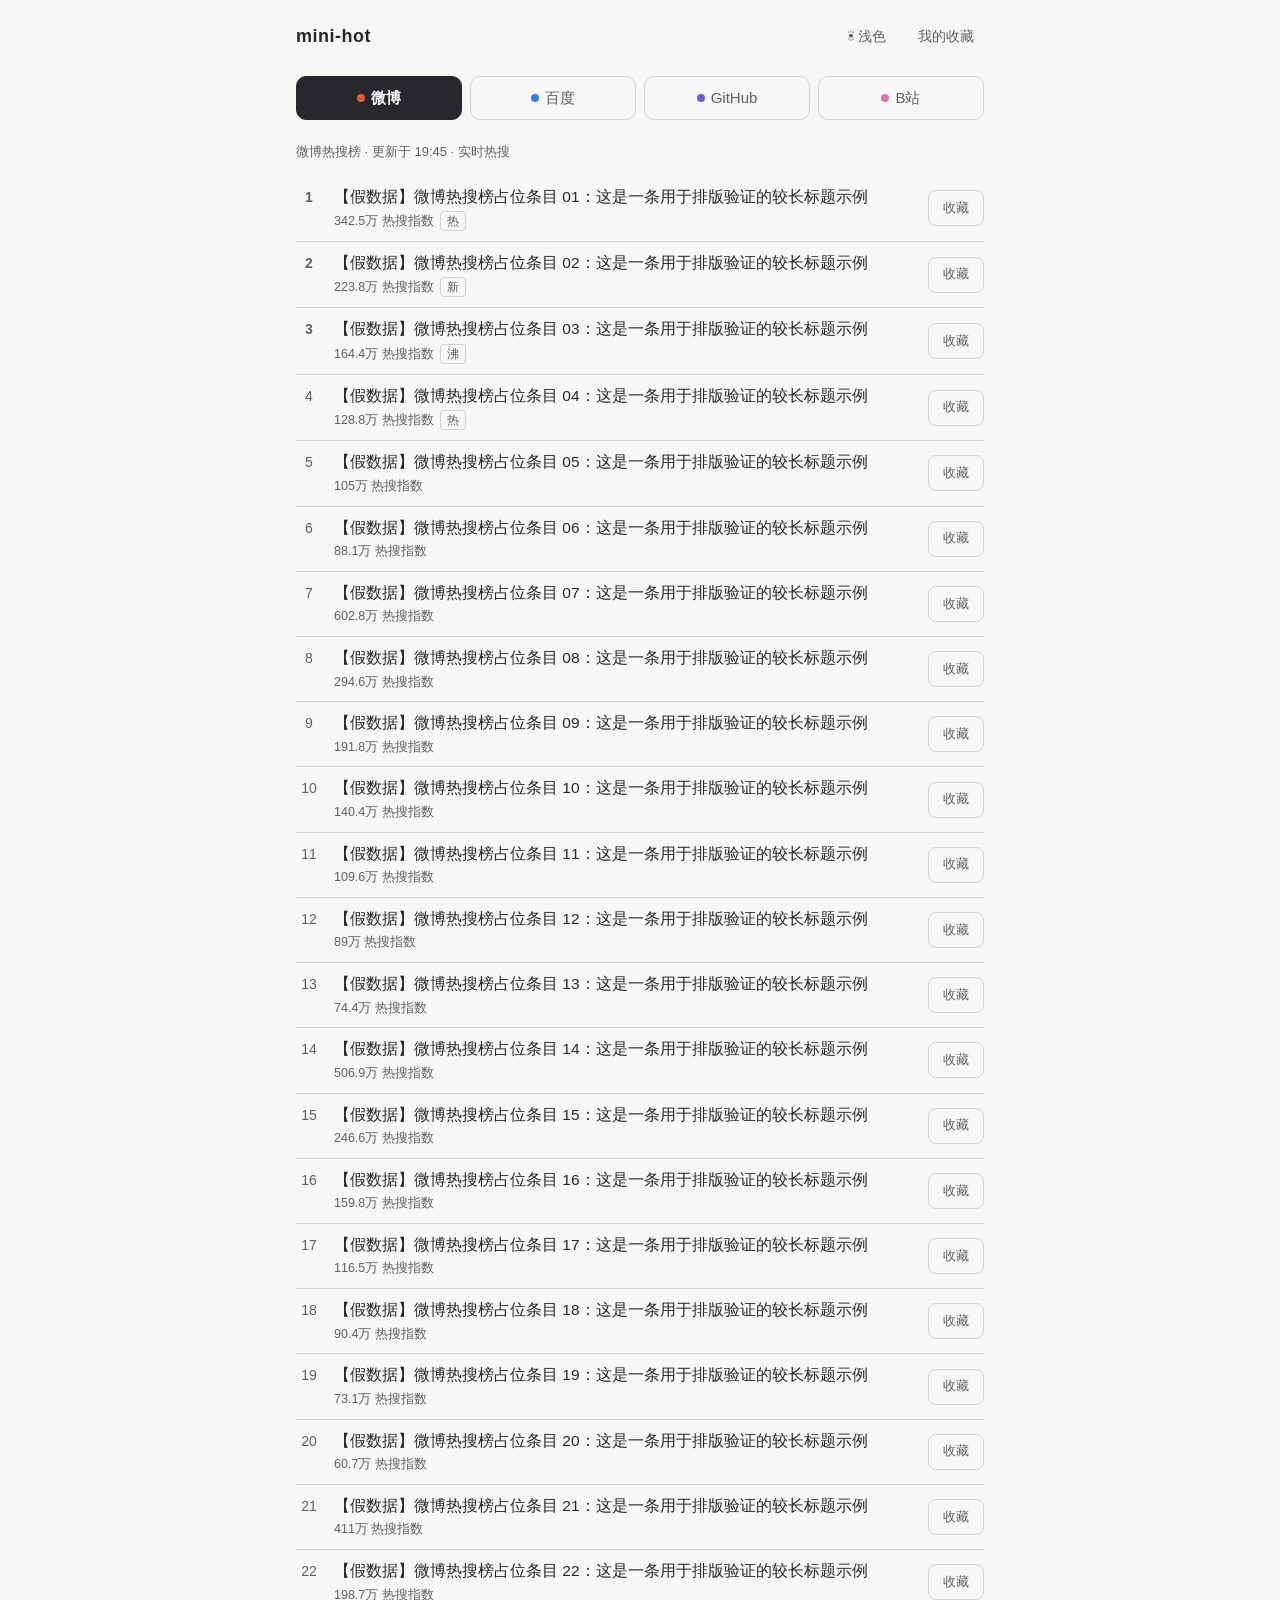
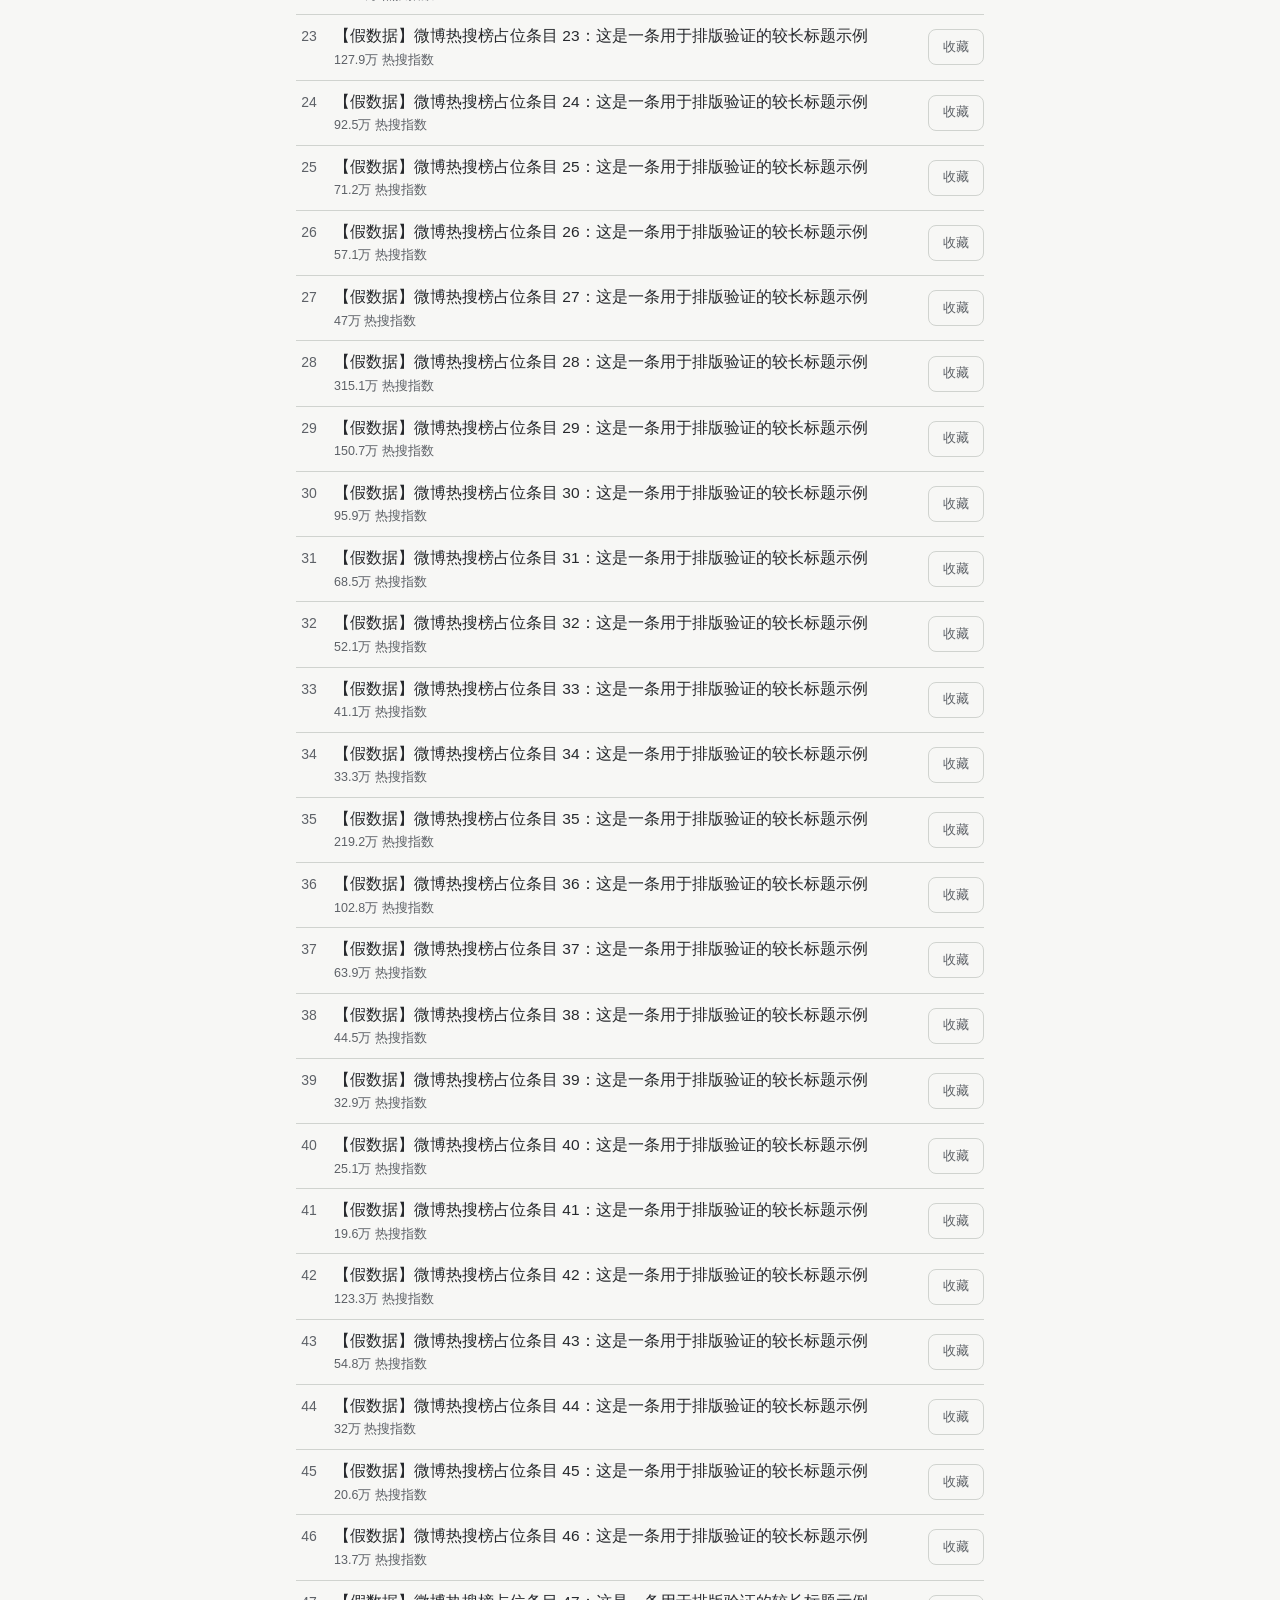
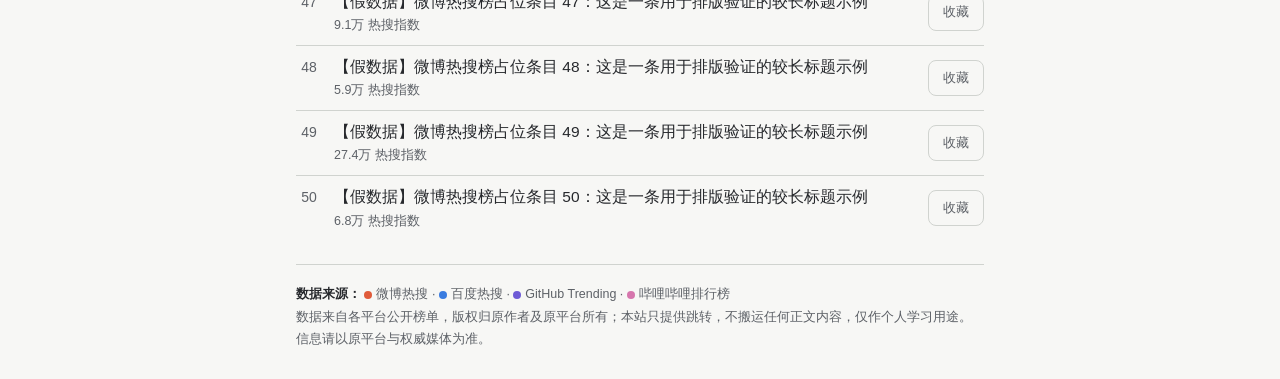
<file: index.html>
<!DOCTYPE html>
<html lang="zh-CN">
<head>
  <meta charset="UTF-8">
  <meta name="viewport" content="width=device-width, initial-scale=1.0">
  <title>mini-hot · 迷你聚合热搜</title>
  <meta name="description" content="迷你聚合热搜（mini-hot）：一个页面看微博、百度、GitHub、B站今天大家都在看什么，点标题跳回原平台。">
  <link rel="stylesheet" href="./css/base.css">
  <script>
    // 主题预置：首帧渲染前就定好深浅（手动记忆 > 系统偏好 > 浅色），
    // 避免页面打开时先闪一下错误配色（PRD M1/M4/M9）
    (function () {
      var t = null;
      try { t = localStorage.getItem("minihot.theme"); } catch (e) { /* 安静降级 */ }
      if (t !== "dark" && t !== "light") {
        try {
          t = window.matchMedia("(prefers-color-scheme: dark)").matches ? "dark" : "light";
        } catch (e) { t = "light"; }
      }
      document.documentElement.setAttribute("data-theme", t);
    })();
  </script>
</head>
<body>
  <!-- 页面结构对应 PRD §6.1：
       顶部（站名 + 主题切换 + 我的收藏）
       → 来源 Tab 栏 → 时效说明 → 榜单列表 → 页脚声明
       星空背景为第 4 周视觉打磨内容，本步以纯色底占位 -->

  <div class="page">

    <!-- 顶部 -->
    <header class="topbar">
      <span class="site-name">mini-hot</span>
      <span class="spacer"></span>
      <!-- 主题切换按钮：骨架期仅占位，第 6 步 theme.js 接管 -->
      <button type="button" class="topbar-btn" id="theme-toggle" aria-label="切换深浅模式">☾ 深色</button>
      <!-- 我的收藏入口：第 5 步已接管（点击切换收藏视图） -->
      <button type="button" class="topbar-btn" id="favorites-toggle" aria-pressed="false">我的收藏</button>
    </header>

    <!-- 来源 Tab 栏：4 个 Tab 等宽，手机不折行（PRD §6.2）。
         默认选中微博；切换逻辑第 3~4 步接管，本步为静态选中态 -->
    <nav class="tabs" role="tablist" aria-label="榜单来源">
      <button type="button" class="tab tab-weibo" role="tab" aria-selected="true"  data-source="weibo">微博</button>
      <button type="button" class="tab tab-baidu" role="tab" aria-selected="false" data-source="baidu">百度</button>
      <button type="button" class="tab tab-github" role="tab" aria-selected="false" data-source="github">GitHub</button>
      <button type="button" class="tab tab-bilibili" role="tab" aria-selected="false" data-source="bilibili">B站</button>
    </nav>

    <!-- 时效说明：第 3 步接入数据后由 JS 填充 -->
    <p class="meta-line" id="meta-line">更新于 --:--</p>

    <!-- 榜单列表区 -->
    <main class="list-area" id="list-area">
      <p class="empty-hint">榜单数据将在下一步接入</p>
    </main>

    <!-- 页脚声明（PRD F4：4 个来源名称 + 免责，全部常驻可见） -->
    <footer class="footer">
      <p><strong>数据来源：</strong>
        <span class="source-dots" style="background: var(--source-weibo);"></span>微博热搜 ·
        <span class="source-dots" style="background: var(--source-baidu);"></span>百度热搜 ·
        <span class="source-dots" style="background: var(--source-github);"></span>GitHub Trending ·
        <span class="source-dots" style="background: var(--source-bilibili);"></span>哔哩哔哩排行榜
      </p>
      <p>数据来自各平台公开榜单，版权归原作者及原平台所有；本站只提供跳转，不搬运任何正文内容，仅作个人学习用途。信息请以原平台与权威媒体为准。</p>
    </footer>

  </div>

  <!-- 脚本按依赖顺序加载：theme（主题）→ api（取数）→ favorites（存储）→ components（可复用条目组件）→ render（渲染）→ main（编排） -->
  <script src="./js/theme.js" defer></script>
  <script src="./js/api.js" defer></script>
  <script src="./js/favorites.js" defer></script>
  <script src="./js/components.js" defer></script>
  <script src="./js/render.js" defer></script>
  <script src="./js/main.js" defer></script>
</body>
</html>
</file>
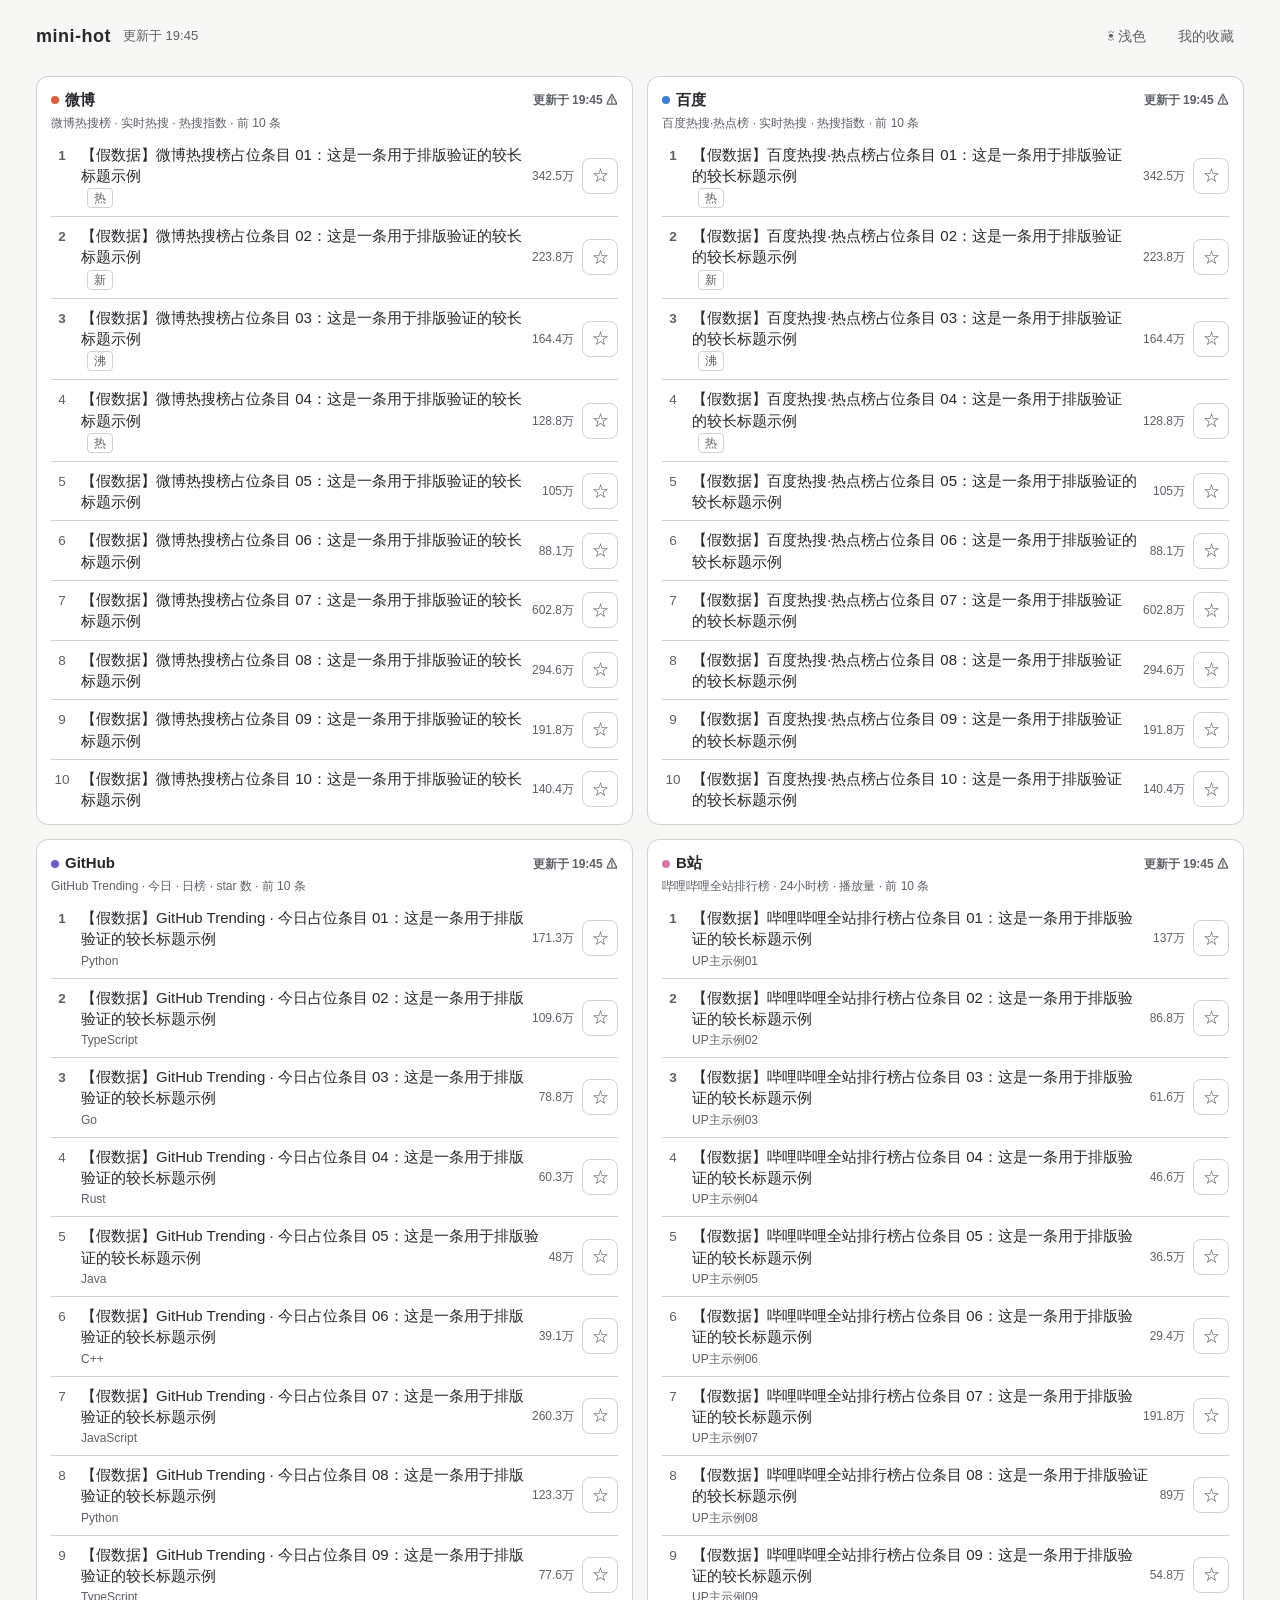
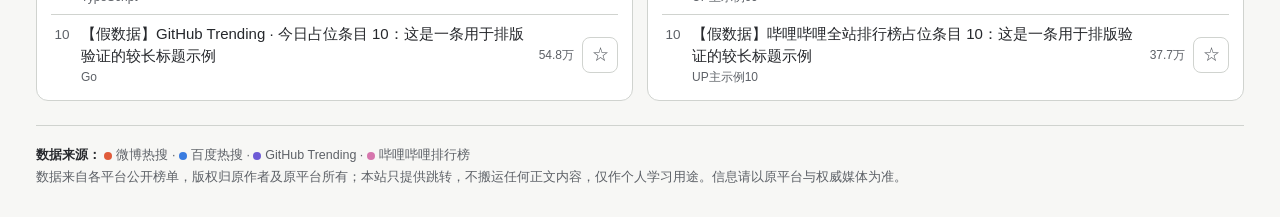
<file: index2.html>
<!DOCTYPE html>
<html lang="zh-CN">
<head>
  <meta charset="UTF-8">
  <meta name="viewport" content="width=device-width, initial-scale=1.0">
  <title>mini-hot · 迷你聚合热搜（双栏版）</title>
  <meta name="description" content="迷你聚合热搜（mini-hot）双栏版：一个页面并排看微博、百度、GitHub、B站今天大家都在看什么，点标题跳回原平台。">
  <link rel="stylesheet" href="./css/base.css">
  <link rel="stylesheet" href="./css/columns.css">
  <script>
    // 主题预置：与 index.html 相同，首帧渲染前定好深浅（手动记忆 > 系统偏好 > 浅色），
    // 避免打开时闪一下错误配色（PRD M1/M4/M9）
    (function () {
      var t = null;
      try { t = localStorage.getItem("minihot.theme"); } catch (e) { /* 安静降级 */ }
      if (t !== "dark" && t !== "light") {
        try {
          t = window.matchMedia("(prefers-color-scheme: dark)").matches ? "dark" : "light";
        } catch (e) { t = "light"; }
      }
      document.documentElement.setAttribute("data-theme", t);
    })();
  </script>
</head>
<body>
  <!-- ============================================================
       双栏版首页（2026-09-22，独立于 Tab 版 index.html）
       结构：顶部（站名 + 全站更新时间 + 主题切换 + 我的收藏）
             → 四平台并列卡片（微博 / 百度 / GitHub / B站，每源前 10 条）
             → 每栏四种状态：加载中 / 成功 / 空 / 错误
             → 收藏视图（点「我的收藏」时替换多栏区显示）
             → 页脚声明（F4）
       布局：>720px 两栏并排；≤720px 单栏堆叠（2026-09-22 拍板）
       ============================================================ -->

  <div class="page page-cols">

    <!-- 顶部 -->
    <header class="topbar">
      <span class="site-name">mini-hot</span>
      <!-- 全站更新时间：取 4 个源中最新的一次成功更新时间，由 columns.js 填充 -->
      <span class="update-line" id="update-time">更新于 --:--</span>
      <span class="spacer"></span>
      <button type="button" class="topbar-btn" id="theme-toggle" aria-label="切换深浅模式">☾ 深色</button>
      <button type="button" class="topbar-btn" id="favorites-toggle" aria-pressed="false">我的收藏</button>
    </header>

    <!-- 四平台并列卡片：每栏的加载/成功/空/错误四种状态由 columns.js 渲染 -->
    <section class="board" id="board" aria-label="四平台热榜">

      <article class="col-card" data-source="weibo">
        <header class="col-head">
          <span class="col-name col-src-weibo">微博</span>
          <span class="col-time" data-role="time"></span>
        </header>
        <p class="col-sub" data-role="sub"></p>
        <div class="col-state" data-role="state"></div>
      </article>

      <article class="col-card" data-source="baidu">
        <header class="col-head">
          <span class="col-name col-src-baidu">百度</span>
          <span class="col-time" data-role="time"></span>
        </header>
        <p class="col-sub" data-role="sub"></p>
        <div class="col-state" data-role="state"></div>
      </article>

      <article class="col-card" data-source="github">
        <header class="col-head">
          <span class="col-name col-src-github">GitHub</span>
          <span class="col-time" data-role="time"></span>
        </header>
        <p class="col-sub" data-role="sub"></p>
        <div class="col-state" data-role="state"></div>
      </article>

      <article class="col-card" data-source="bilibili">
        <header class="col-head">
          <span class="col-name col-src-bilibili">B站</span>
          <span class="col-time" data-role="time"></span>
        </header>
        <p class="col-sub" data-role="sub"></p>
        <div class="col-state" data-role="state"></div>
      </article>

    </section>

    <!-- 收藏视图：点「我的收藏」时显示，四栏区隐藏（复用 base.css 的列表样式） -->
    <section id="fav-area" hidden>
      <p class="meta-line" id="fav-meta"></p>
      <div id="fav-list"></div>
    </section>

    <!-- 页脚声明（PRD F4：4 个来源名称 + 免责，全部常驻可见） -->
    <footer class="footer">
      <p><strong>数据来源：</strong>
        <span class="source-dots" style="background: var(--source-weibo);"></span>微博热搜 ·
        <span class="source-dots" style="background: var(--source-baidu);"></span>百度热搜 ·
        <span class="source-dots" style="background: var(--source-github);"></span>GitHub Trending ·
        <span class="source-dots" style="background: var(--source-bilibili);"></span>哔哩哔哩排行榜
      </p>
      <p>数据来自各平台公开榜单，版权归原作者及原平台所有；本站只提供跳转，不搬运任何正文内容，仅作个人学习用途。信息请以原平台与权威媒体为准。</p>
    </footer>

  </div>

  <!-- 回到顶部：滚动超过一屏高度后由 columns.js 显示，点击回顶 -->
  <button type="button" class="back-top" id="back-top" aria-label="回到顶部" hidden>↑ 顶部</button>

  <!-- 脚本：theme（主题）→ api（取数）→ favorites（存储）→ components（可复用条目组件）→ columns（多栏渲染，IIFE 不加全局）
       注意：不加载 main.js / render.js——那是 Tab 版的编排与渲染，两版页面互不干扰 -->
  <script src="./js/theme.js" defer></script>
  <script src="./js/api.js" defer></script>
  <script src="./js/favorites.js" defer></script>
  <script src="./js/components.js" defer></script>
  <script src="./js/columns.js" defer></script>
</body>
</html>
</file>
<file: css/base.css>
/* ============================================================
   mini-hot · base.css
   第 1 步：页面骨架
   职责：CSS 变量（深浅两套色板）+ reset + 骨架期布局
   说明：TECH_DESIGN 规划的 layout.css / components.css 会在
        第 3~4 步（列表渲染、移动端适配）时再拆分，本步先用
        一个文件保持最简。
   视觉：星空氛围属第 4 周打磨，本步用纯色底占位，先保证
        可读性达标（PRD 设计原则 1、3）。
   ============================================================ */

/* ---------- 设计变量 ---------- */
:root {
  /* 浅色模式（默认）：近白底 + 深灰正文（PRD §3.3） */
  --bg: #f7f7f5;            /* 页面底色：近白 */
  --surface: #ffffff;       /* 卡片/条目面 */
  --text: #26282c;          /* 正文（标题是主角，对比度优先） */
  /* 次要文字：时效说明、附加信息、页脚。
     Day 9 修复：原 #6b6f76 对页面底只有 4.71:1，勉强压过 AA 及格线
     （4.5:1），却大量用在 11~12.5px 小字上；深色模式同一变量是
     6.74:1，浅色明显弱一档。加深为 #5d6167 → 对页面底 5.81:1
     （对卡片面 6.23:1），与深色档位拉平，仍保持「次要」
     （正文是 13.76:1，主次层级不受影响） */
  --text-secondary: #5d6167;
  --border: #d0d3cf;        /* 分隔线/卡片描边（Day 9：原 #e5e6e3 对页面底
                               仅 1.17:1，浅色下卡片边界几乎看不见；加深到
                               1.41:1，仍低于次要文字的 5.81:1，只做分组不做装饰） */
  /* 悬停底色（Day 9 新增）：原 hover 用 --surface（白）盖在近白底/白卡上，
     对比只有 1.05:1，等于没有反馈。改用比底色更深的浅灰（对底 1.18:1、
     对卡片面 1.27:1），能看出来但不喧闹；深色模式改用更亮的深灰 */
  --hover-bg: #e4e5e1;
  --tab-active-bg: #26282c; /* 当前 Tab 背景 */
  --tab-active-text: #ffffff;
  --focus: #4a7dff;         /* 键盘焦点描边 */

  /* 4 个来源标识色（PRD 原则 4：同色系可分、不喧宾夺主）
     深浅两套模式共用同一色相，仅明度差异（PRD M6/M7） */
  --source-weibo: #e05b3a;
  --source-baidu: #3a7ce0;
  --source-github: #6e5bd6;
  --source-bilibili: #d676ad;
}

/* 深色模式：深空底 + 浅色正文（PRD §6.2.1）
   第 6 步 theme.js 会通过 <html data-theme="dark"> 激活，
   本步先定义好变量，保证骨架在两种模式下都不难看 */
[data-theme="dark"] {
  --bg: #14161c;
  --surface: #1d2029;
  --text: #e8e9ec;
  --text-secondary: #9a9ea8;
  --border: #363b48;        /* 深色分隔线/卡片描边（Day 9：原 #2b2f3a 对卡片面
                               仅 1.22:1，同样偏弱；加深到 1.45:1，
                               与浅色档位对齐） */
  --hover-bg: #2b303b;      /* 深色悬停底色（Day 9）：比卡片面亮一档
                               （对卡片面 1.23:1），方向与浅色相反——浅色压深、深色提亮 */
  --tab-active-bg: #e8e9ec;
  --tab-active-text: #14161c;
  --focus: #7da2ff;

  --source-weibo: #f08258;
  --source-baidu: #6a9ff0;
  --source-github: #9687e8;
  --source-bilibili: #e89ac2;
}

/* ---------- Reset 与基线 ---------- */
* { margin: 0; padding: 0; box-sizing: border-box; }

html { -webkit-text-size-adjust: 100%; }

body {
  font-family: -apple-system, BlinkMacSystemFont, "Segoe UI",
    "PingFang SC", "Hiragino Sans GB", "Microsoft YaHei", sans-serif;
  background: var(--bg);
  color: var(--text);
  min-height: 100vh;
  display: flex;
  flex-direction: column;
  line-height: 1.5;
  /* 底色与文字的过渡留给第 6 步主题切换使用（柔和过渡，
     属 PRD §6.5 允许的轻微状态过渡） */
  transition: background-color 0.25s ease, color 0.25s ease;
}

button {
  font: inherit;
  color: inherit;
  background: none;
  border: none;
  cursor: pointer;
}

a { color: inherit; }

/* 键盘可达性：所有可点元素有清晰焦点态（触控/键盘都友好） */
button:focus-visible,
a:focus-visible {
  outline: 2px solid var(--focus);
  outline-offset: 2px;
  border-radius: 4px;
}

/* ---------- 页面容器：PC 居中 + 最大宽度（PRD §6.4） ---------- */
.page {
  width: 100%;
  max-width: 720px;
  margin: 0 auto;
  padding: 0 16px;
  flex: 1;
  display: flex;
  flex-direction: column;
}

/* ---------- 顶部：站名 + 主题切换 + 我的收藏 ---------- */
.topbar {
  display: flex;
  align-items: center;
  gap: 12px;
  padding: 14px 0;
}

.site-name {
  font-size: 18px;
  font-weight: 700;
  letter-spacing: 0.5px;
  /* 站名是纯文字，点击仅回顶部（PRD §6.2），本步为静态 */
}

.topbar .spacer { flex: 1; }

.topbar-btn {
  min-width: 44px;           /* 触控目标 ≥44px（PRD §6.3） */
  min-height: 44px;
  display: inline-flex;
  align-items: center;
  justify-content: center;
  gap: 4px;
  padding: 0 10px;
  border-radius: 8px;
  font-size: 14px;
  color: var(--text-secondary);
}

/* Day 9 修复：原先 hover 用 --surface（白块盖近白底，对比 1.05:1），
   等于没有反馈；改用 --hover-bg 专用悬停底色（PRD §6.5 要求点击/悬停有即时反馈） */
.topbar-btn:hover { background: var(--hover-bg); }

/* ---------- 来源 Tab 栏 ---------- */
.tabs {
  display: flex;
  gap: 8px;
  padding: 4px 0 12px;
}

.tab {
  flex: 1;                   /* 4 个 Tab 等宽、手机不折行（PRD §6.2） */
  min-height: 44px;
  display: inline-flex;
  align-items: center;
  justify-content: center;
  border-radius: 10px;
  font-size: 15px;
  color: var(--text-secondary);
  border: 1px solid var(--border);
}

/* Day 9 修复：未选中的 Tab 原来完全没有悬停反馈，看上去像静态标签。
   本规则必须写在下面的 [aria-selected="true"] 之前——两者优先级相同
   （都是 1 个类 + 1 个属性/伪类），靠书写顺序决定胜负，选中态要赢 */
.tab:hover { background: var(--hover-bg); }

.tab[aria-selected="true"] {
  background: var(--tab-active-bg);
  color: var(--tab-active-text);
  border-color: var(--tab-active-bg);
  font-weight: 600;
}

/* 每个源的名字前有一枚标识色小圆点（来源可辨识，原则 4）。
   标识色只做点缀，不做成大色块（原则 1：安静不抢戏） */
.tab::before {
  content: "";
  width: 8px;
  height: 8px;
  border-radius: 50%;
  margin-right: 6px;
  background: var(--dot, var(--border));
}
.tab-weibo::before    { --dot: var(--source-weibo); }
.tab-baidu::before    { --dot: var(--source-baidu); }
.tab-github::before   { --dot: var(--source-github); }
.tab-bilibili::before { --dot: var(--source-bilibili); }

/* ---------- 时效说明 ---------- */
.meta-line {
  padding: 10px 0 6px;
  font-size: 13px;
  color: var(--text-secondary);
}

/* ---------- 榜单列表区（骨架期：暂无数据） ---------- */
.list-area {
  flex: 1;
  padding: 8px 0 24px;
}

.empty-hint {
  padding: 48px 0;
  text-align: center;
  font-size: 14px;
  color: var(--text-secondary);
}

/* ---------- 榜单列表（第 3 步） ---------- */
.list {
  list-style: none; /* 序号由 JS 显式渲染，不用浏览器默认编号 */
}

.item {
  display: flex;
  align-items: flex-start;
  gap: 12px;
  padding: 10px 0;
  border-bottom: 1px solid var(--border);
}
.item:last-child { border-bottom: none; }

/* 序号：与标题基线对齐（PRD 原则 3）；前三名加粗微强调 */
.item-rank {
  min-width: 26px;
  padding-top: 1px;
  font-size: 14px;
  font-variant-numeric: tabular-nums; /* 序号等宽，50 条不歪 */
  color: var(--text-secondary);
  text-align: center;
}
.item:nth-child(-n + 3) .item-rank { font-weight: 700; }

.item-body { flex: 1; min-width: 0; } /* min-width:0 让长标题能正常截断 */

/* 标题是主角：15px 以上、最多 2 行、超出省略（PRD 原则 3） */
.item-title {
  display: -webkit-box;
  -webkit-box-orient: vertical;
  -webkit-line-clamp: 2;
  overflow: hidden;
  font-size: 15.5px;
  line-height: 1.45;
  text-decoration: none;
  color: var(--text);
}
.item-title:hover { text-decoration: underline; }

/* 附加信息：常驻显示（PRD F2.2），小字号弱化，不与标题抢戏 */
.item-meta {
  margin-top: 3px;
  font-size: 12.5px;
  color: var(--text-secondary);
}

/* 原平台状态标签（热/新/沸）：小圆角小块，安静点缀。
   Day 9 修复：原 11px（手机 10.5px）低于 12px 可读下限，统一提到 12px；
   用「字小 + 淡色 + 细边框」维持『不抢戏』，而不是靠继续压字号 */
.item-tag {
  display: inline-block;
  margin-left: 6px;
  padding: 0 6px;
  border-radius: 4px;
  font-size: 12px;
  line-height: 18px;
  color: var(--text-secondary);
  border: 1px solid var(--border);
}

/* ---------- 状态提示（空态/失败态，PRD E1/E3：安静、不刺眼） ---------- */
.state-hint {
  padding: 48px 0;
  text-align: center;
  font-size: 14px;
  color: var(--text-secondary);
}

/* ---------- 骨架屏（PRD E7：与真实列表同结构的静态占位，无动画） ---------- */
.skel-item {
  display: flex;
  align-items: center;
  gap: 12px;
  padding: 12px 0;
}
.skel-rank {
  width: 26px;
  height: 14px;
  border-radius: 4px;
  background: var(--border);
}
.skel-bar {
  flex: 1;
  height: 15px;
  border-radius: 4px;
  background: var(--border);
}
.skel-bar.short { flex: 0.6; }

/* ---------- 移动端适配（PRD §6.3：手机竖屏第一优先，一屏 10 条） ----------
   思路：小屏上收紧行距与字号——单条高度 ≈ 标题 1 行 + 附加信息 1 行
   + 上下留白，10 条约 560px，主流手机竖屏一屏放得下（原则 2） */
@media (max-width: 720px) {
  .topbar { padding: 8px 0; }
  .topbar-btn { font-size: 13.5px; padding: 0 8px; }
  .tabs { gap: 6px; padding: 2px 0 8px; }
  .tab { font-size: 14px; border-radius: 9px; }
  .meta-line { padding: 6px 0 2px; font-size: 12.5px; }

  .item { padding: 8px 0; gap: 10px; }
  .item-rank { min-width: 22px; font-size: 13.5px; }
  .item-title { font-size: 15px; line-height: 1.42; }
  .item-meta { margin-top: 2px; font-size: 12px; }
  /* Day 9 修复：标签不再在手机上单独压到 10.5px（低于 12px 下限），
     与桌面保持同一字号，只保留左边距的微调 */
  .item-tag { margin-left: 5px; }
}

/* ---------- 收藏按钮（第 5 步） ---------- */
.item-fav {
  flex-shrink: 0;
  align-self: center;
  min-width: 56px;
  min-height: 36px;
  padding: 0 10px;
  border-radius: 8px;
  border: 1px solid var(--border);
  font-size: 12.5px;
  color: var(--text-secondary);
}
/* 悬停反馈：底色微微一变 + 文字由次要色提到正文色（Day 9 修复：
   原来只有边框色，鼠标划过几乎没反应）。同样要写在下面的已收藏态之前 */
.item-fav:hover {
  background: var(--hover-bg);
  color: var(--text);
}

/* 已收藏态：变实、变重，一眼可分（PRD F3.1） */
.item-fav[aria-pressed="true"] {
  background: var(--surface);
  border-color: var(--text-secondary);
  color: var(--text);
  font-weight: 600;
}

/* 手机上收藏按钮放大到 44px 触控目标（PRD §6.3 / C5）。
   Day 9 修复：原先只有双栏版（columns.css）放大了，Tab 版停在
   36px，两版不一致。注意必须写在 .item-fav 基础规则之后——
   放进前面的手机媒体查询块会被这里的 36px 基础值按顺序覆盖。
   按钮在行内垂直居中、行高由标题撑起，不额外增加单条高度
   （原则 2：一屏 10 条不受影响） */
@media (max-width: 720px) {
  .item-fav { min-height: 44px; }
}

/* 顶部收藏入口的激活态（在收藏视图中时） */
.topbar-btn[aria-pressed="true"] {
  background: var(--surface);
  color: var(--text);
  font-weight: 600;
}

/* ---------- 收藏列表视图（第 5 步） ---------- */
/* 来源标识：色点 + 来源名，收藏是跨源混合的，必须一眼可分（PRD F3.3） */
.fav-source {
  flex-shrink: 0;
  display: inline-flex;
  align-items: center;
  min-width: 44px;
  padding-top: 2px;
  gap: 5px;
  font-size: 12.5px;
  color: var(--text-secondary);
}
.fav-source::before {
  content: "";
  width: 8px;
  height: 8px;
  border-radius: 50%;
  background: var(--dot, var(--border));
}
.src-weibo::before    { --dot: var(--source-weibo); }
.src-baidu::before    { --dot: var(--source-baidu); }
.src-github::before   { --dot: var(--source-github); }
.src-bilibili::before { --dot: var(--source-bilibili); }

/* 空状态的「回到榜单」入口（PRD B6）与失败态的「重试」入口（E1/E6） */
.empty-action,
.retry-btn {
  margin-top: 14px;
  min-height: 44px;
  padding: 0 18px;
  border-radius: 10px;
  border: 1px solid var(--border);
  font-size: 14px;
}
.empty-action:hover,
.retry-btn:hover { background: var(--hover-bg); }   /* Day 9：同 hover 底色修复 */

/* 全部来源失败的顶部提示条（E2：安静、非弹窗、非红色告警块） */
.global-alert {
  margin-bottom: 8px;
  padding: 8px 12px;
  border: 1px solid var(--border);
  border-radius: 8px;
  background: var(--surface);
  font-size: 13px;
  color: var(--text-secondary);
}

/* ---------- 轻提示（E9/E10：底部浮出，自动消失，非弹窗） ---------- */
.toast {
  position: fixed;
  left: 50%;
  bottom: 32px;
  transform: translateX(-50%);
  max-width: 80%;
  padding: 10px 16px;
  border-radius: 8px;
  background: var(--tab-active-bg);
  color: var(--tab-active-text);
  font-size: 13px;
  opacity: 0;
  transition: opacity 0.2s ease;
  pointer-events: none;
  z-index: 10;
}
.toast.show { opacity: 1; }

/* ---------- 页脚声明（F4 一次写全） ---------- */
.footer {
  border-top: 1px solid var(--border);
  padding: 18px 0 28px;
  font-size: 12.5px;
  line-height: 1.8;
  color: var(--text-secondary);
}

.footer strong { color: var(--text); font-weight: 600; }

.footer .source-dots {
  display: inline-block;
  margin-right: 4px;
  width: 8px;
  height: 8px;
  border-radius: 50%;
  vertical-align: middle;
}
</file>
<file: css/columns.css>
/* ============================================================
   mini-hot · columns.css —— 四栏版首页（index2.html 专用）
   策略：base.css 继续提供设计变量、reset、topbar/页脚/收藏/
        状态提示/骨架屏等通用组件；本文件只写「多栏布局」的
        增量样式，两版页面共用一套变量与视觉语言
   布局断点（2026-09-22 用户拍板：PC 两栏 + 每源前 10 条）：
     >720px   两栏并排（PC / 平板）
     ≤720px   单栏纵向堆叠（手机，无横向滚动）
   ============================================================ */

/* 页面放宽以容纳两栏（base.css 的 .page 是 720px 单列宽度） */
.page-cols { max-width: 1240px; }

/* ---------- 顶部更新时间（用户需求：顶部标题和更新时间） ---------- */
.update-line {
  font-size: 13px;
  color: var(--text-secondary);
  font-variant-numeric: tabular-nums;
  white-space: nowrap;
}

/* ---------- 两栏棋盘 ---------- */
.board {
  display: grid;
  grid-template-columns: repeat(2, minmax(0, 1fr));
  gap: 14px;
  align-items: start;          /* 各栏内容高度不同，不互相拉伸 */
  padding: 4px 0 24px;
}

@media (max-width: 720px) {
  .board { grid-template-columns: 1fr; gap: 10px; padding: 2px 0 16px; }
}

/* ---------- 单栏卡片 ---------- */
.col-card {
  background: var(--surface);
  border: 1px solid var(--border);
  border-radius: 12px;
  padding: 12px 14px 6px;
  min-width: 0;                /* 配合 grid 的 minmax(0,1fr)，长标题不撑破 */
}

.col-head {
  display: flex;
  align-items: baseline;
  gap: 6px;
}

/* 来源名前的标识色小圆点：复用 base.css 的来源色变量（原则 4） */
.col-name {
  display: inline-flex;
  align-items: center;
  gap: 6px;
  font-size: 15px;
  font-weight: 700;
}
.col-name::before {
  content: "";
  width: 8px;
  height: 8px;
  border-radius: 50%;
  background: var(--dot, var(--border));
}
.col-src-weibo::before    { --dot: var(--source-weibo); }
.col-src-baidu::before    { --dot: var(--source-baidu); }
.col-src-github::before   { --dot: var(--source-github); }
.col-src-bilibili::before { --dot: var(--source-bilibili); }

/* 栏内时间：右对齐、等宽数字，不与来源名抢戏。
   stale = 数据超过 6 小时未更新的警示态（PRD E5）：加 ⚠ 由 JS 填，
   颜色保持次要色不变红——安静提示，不做刺眼告警（PRD §8.5 不变形） */
.col-time {
  margin-left: auto;
  font-size: 12px;
  color: var(--text-secondary);
  font-variant-numeric: tabular-nums;
  white-space: nowrap;
}
.col-time.stale { font-weight: 600; }

/* 栏副标题：榜单名 · 时间窗口 · 热度口径（PRD §7.2：热度必须标明口径） */
.col-sub {
  margin: 2px 0 4px;
  font-size: 12px;
  color: var(--text-secondary);
}

/* ---------- 栏内条目：序号在前、标题居中、热度在右 ---------- */
.col-list { list-style: none; }

.col-item {
  display: flex;
  align-items: flex-start;
  gap: 8px;
  padding: 8px 0;
  border-bottom: 1px solid var(--border);
}
.col-item:last-child { border-bottom: none; }

.col-rank {
  flex-shrink: 0;
  min-width: 22px;
  padding-top: 2px;
  text-align: center;
  font-size: 13.5px;
  color: var(--text-secondary);
  font-variant-numeric: tabular-nums; /* 序号等宽，多位数不歪 */
}
/* 前三名加粗微强调（与 Tab 版一致的视觉语言） */
.col-item:nth-child(-n + 3) .col-rank { font-weight: 700; }

.col-body { flex: 1; min-width: 0; } /* min-width:0 让长标题正常截断 */

/* 标题是主角：15px、最多 2 行、超出省略（PRD 原则 3） */
.col-title {
  display: -webkit-box;
  -webkit-box-orient: vertical;
  -webkit-line-clamp: 2;
  overflow: hidden;
  font-size: 15px;
  line-height: 1.42;
  color: var(--text);
  text-decoration: none;
}
.col-title:hover { text-decoration: underline; }

/* 栏内附加信息：语言/UP主等特色字段 + 原平台标签（热/新/沸）。
   Day 9 修复：原 11.5px 低于 12px 可读下限，提到 12px（行高 1.5 不变） */
.col-meta {
  margin-top: 2px;
  font-size: 12px;
  color: var(--text-secondary);
  line-height: 1.5;
}

/* 热度值在右：常驻显示（PRD F2.2），等宽数字，不换行不挤压标题 */
.col-heat {
  flex-shrink: 0;
  align-self: center;
  font-size: 12px;
  color: var(--text-secondary);
  font-variant-numeric: tabular-nums;
  white-space: nowrap;
}

/* 收藏按钮在四栏里用星形：☆ 未收藏 / ★ 已收藏，
   复用 base.css 的 .item-fav 边框样式，只收窄为方形图标按钮。
   桌面 36px 够点；手机宽度在下方媒体查询放大到 44px（PRD §6.3 / C5） */
.col-item .item-fav {
  flex-shrink: 0;
  align-self: center;
  min-width: 36px;
  width: 36px;
  min-height: 36px;
  padding: 0;
  font-size: 17px;
  line-height: 1;
}

/* ---------- 手机微调（≤720px：单栏堆叠，行距收紧保证一屏更多条目） ----------
   收藏按钮放大到 44px 触控目标（PRD §6.3 / C5），收藏视图里同样生效 */
@media (max-width: 720px) {
  .col-card { padding: 10px 12px 4px; }
  .col-item { padding: 7px 0; gap: 7px; }
  .update-line { font-size: 12.5px; }

  .col-item .item-fav,
  #fav-area .item-fav {
    min-width: 44px;
    width: 44px;
    min-height: 44px;
  }
}

/* ---------- 顶栏防误触（PRD §6.3：顶部 3 个可点元素注意间距） ----------
   手机窄屏下站名+时间+两个按钮一行放不下时允许安全换行，
   时间行不再强制 nowrap 撑破布局 */
.page-cols .topbar { flex-wrap: wrap; row-gap: 0; }
@media (max-width: 720px) {
  .page-cols .update-line { white-space: normal; }
}

/* ---------- 回到顶部按钮（2026-09-22 用户要求） ----------
   固定右下角，滚动超过一屏高度才出现（JS 控制hidden）；
   样式沿用 surface+边框的安静语言，44px 触控目标（PRD §6.3），
   无动画不闪动（§6.5 动效克制） */
.back-top {
  position: fixed;
  right: 20px;
  bottom: 24px;
  min-width: 44px;
  min-height: 44px;
  padding: 0 14px;
  border-radius: 22px;
  border: 1px solid var(--border);
  background: var(--surface);
  color: var(--text-secondary);
  font-size: 13px;
  box-shadow: none;
  z-index: 10;
}
.back-top:hover { color: var(--text); }
</file>
